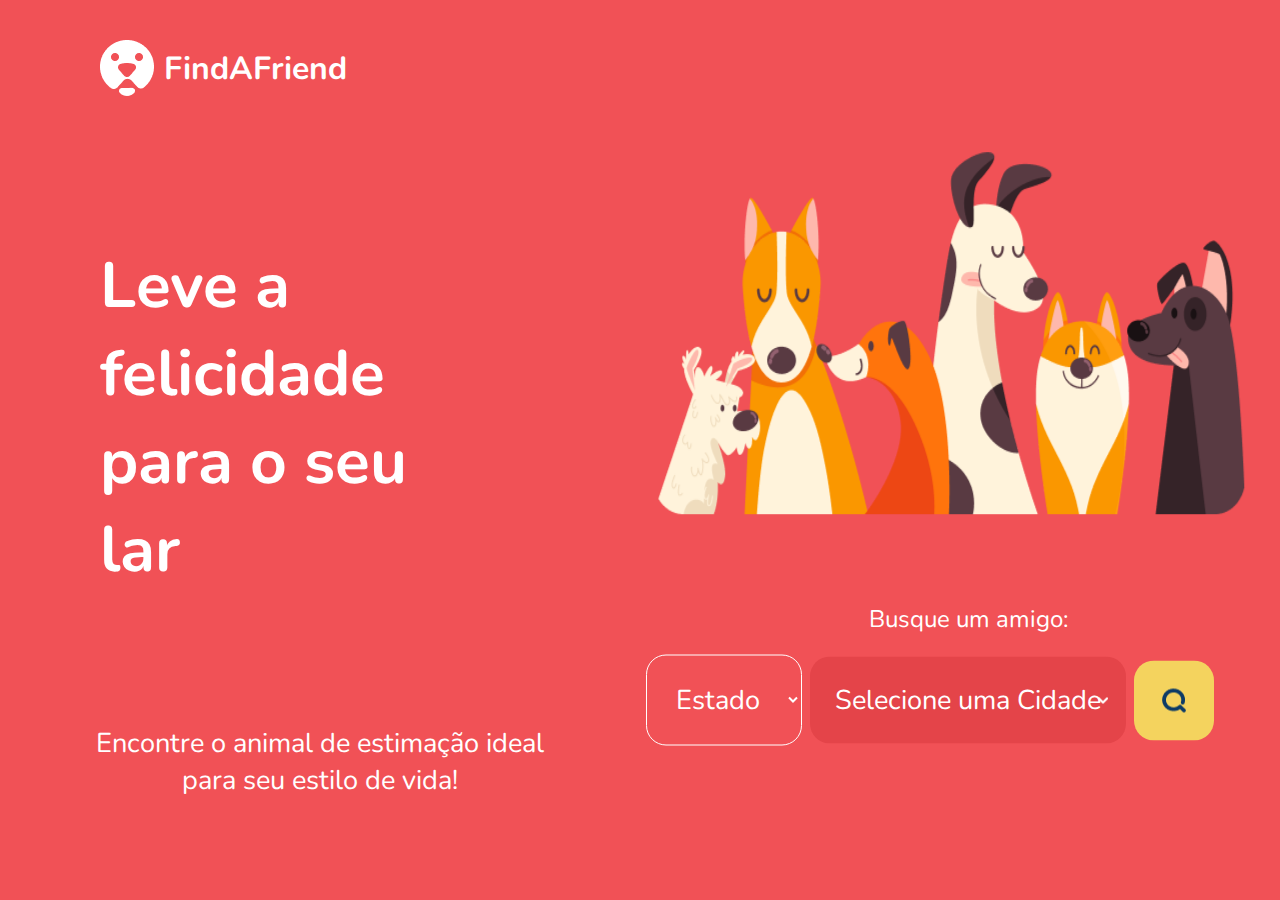
<file: index.html>
<!DOCTYPE html>
<html lang="pt-br">
<head>
    <meta charset="UTF-8">
    <meta http-equiv="X-UA-Compatible" content="IE=edge">
    <meta name="viewport" content="width=device-width, initial-scale=1.0">
    <link rel="stylesheet" href="style.css">
    <link rel="preconnect" href="https://fonts.googleapis.com">
    <link rel="preconnect" href="https://fonts.gstatic.com" crossorigin>
    <link href="https://fonts.googleapis.com/css2?family=Nunito:wght@600&display=swap" rel="stylesheet">
    <link rel="stylesheet" href="https://cdnjs.cloudflare.com/ajax/libs/font-awesome/6.4.0/css/all.min.css" integrity="sha512-iecdLmaskl7CVkqkXNQ/ZH/XLlvWZOJyj7Yy7tcenmpD1ypASozpmT/E0iPtmFIB46ZmdtAc9eNBvH0H/ZpiBw==" crossorigin="anonymous" referrerpolicy="no-referrer" />
    <link rel="shortcut icon" href="imagens/Doge.png" type="image/x-icon">
    <title>Inicio - FindAFriend</title>
</head>
<body>
    <header>
        <h1>FindAFriend</h1>
        <img src="imagens/Doge.png" alt="logo">
    </header>
    <main>
        <div class="buscaramigo">
            <p>Busque um amigo:</p>
        </div>
        <div class="cidades">
            <select id="sigla" name="estado">
                <option selected value="--">Estado</option>
                <option value="AC">AC</option>
                <option value="AL">AL</option>
                <option value="AP">AP</option>
                <option value="AM">AM</option>
                <option value="BA">BA</option>
                <option value="CE">CE</option>
                <option value="DF">DF</option>
                <option value="ES">ES</option>
                <option value="GO">GO</option>
                <option value="MA">MA</option>
                <option value="MT">MT</option>
                <option value="MS">MS</option>
                <option value="MG">MG</option>
                <option value="PA">PA</option>
                <option value="PB">PB</option>
                <option value="PR">PR</option>
                <option value="PE">PE</option>
                <option value="PI">PI</option>
                <option value="RJ">RJ</option>
                <option value="RN">RN</option>
                <option value="RS">RS</option>
                <option value="RO">RO</option>
                <option value="RR">RR</option>
                <option value="SC">SC</option>
                <option value="SP">SP</option>
                <option value="SE">SE</option>
                <option value="TO">TO</option>
              </select>
              <select id="cidade" name="estado">
                <option selected value="cidade">Selecione uma Cidade</option>
              </select>
              <a href="Login.html"><button id="buscar"></button></a>
        </div>
        <div class="imagens_e_textos">
            <img src="imagens/OBJECTS.png" alt="cachorros">
            <h2>Leve a felicidade para o seu lar</h2>
        </div>
        <div class="subtitulo">
            <p>Encontre o animal de estimação ideal <br> para seu estilo de vida!</p>
        </div>
    </main>
    <script src="main.js"></script>
</body>
</html>
</file>
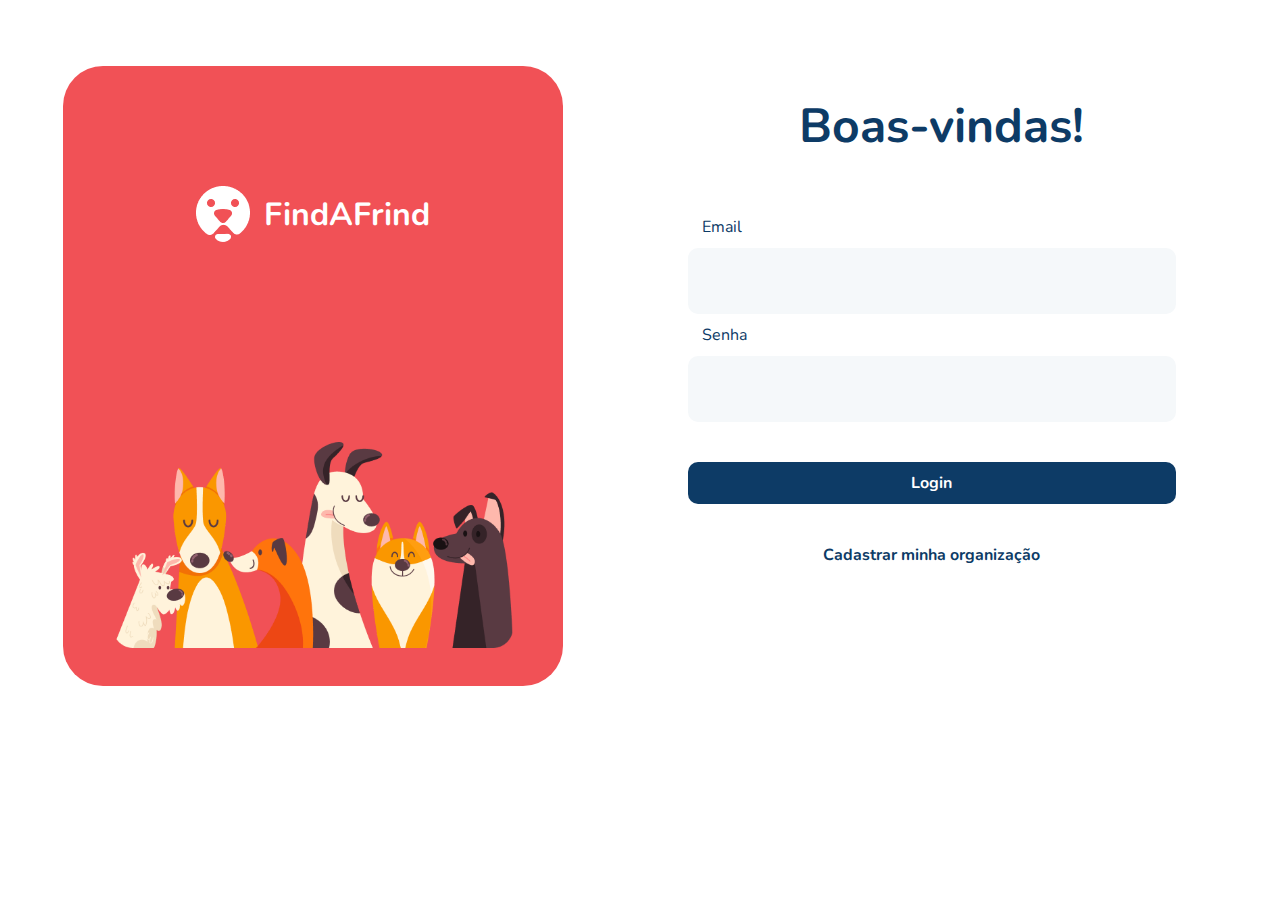
<file: Login.html>
<!DOCTYPE html>
<html lang="pt-br">
<head>
    <meta charset="UTF-8">
    <meta http-equiv="X-UA-Compatible" content="IE=edge">
    <meta name="viewport" content="width=device-width, initial-scale=1.0">
    <link rel="stylesheet" href="https://cdnjs.cloudflare.com/ajax/libs/font-awesome/6.4.0/css/all.min.css" integrity="sha512-iecdLmaskl7CVkqkXNQ/ZH/XLlvWZOJyj7Yy7tcenmpD1ypASozpmT/E0iPtmFIB46ZmdtAc9eNBvH0H/ZpiBw==" crossorigin="anonymous" referrerpolicy="no-referrer" />
    <link rel="preconnect" href="https://fonts.googleapis.com">
    <link rel="preconnect" href="https://fonts.gstatic.com" crossorigin>
    <link href="https://fonts.googleapis.com/css2?family=Nunito:wght@600&display=swap" rel="stylesheet">
    <link rel="stylesheet" href="stylelogin.css">
    <title>FindAFrind - Login</title>
</head>
<body>
    <header>
        <h1>Boas-vindas!</h1>
    </header>
    <main>
        <section class="imagem">
            <div class="name">
                <img id="logo" src="imagens/Doge.png" alt="logo">
                <h1>FindAFrind</h1>
            </div>
            <img id="cachorro" src="imagens/OBJECTS.png" alt="">
        </section>
        <section class="sessao-login">
            <form class="formulario" autocomplete="off">
                <p id="pemail">Email</p>
                    <div>
                        <label for="Email"></label>
                        <input type="email" name="email" id="email">
                    </div>
                <p>Senha</p>
                    <div>
                        <label for="senha"></label>
                        <input type="password" name="senha" id="senha">
                        <i id="eye" class="fa-sharp fa-regular fa-eye-slash"></i>
                    </div>
                    <div>
                        <a id="botao" href="Perfil.html">Login</a>
                    </div>
            </form>
            <div class="btn">
                <a  href="cadastrar.html">Cadastrar minha organização</a>
            </div>
        </section>
    </main>
    <script src="script.js"></script>
</body>
</html>
</file>
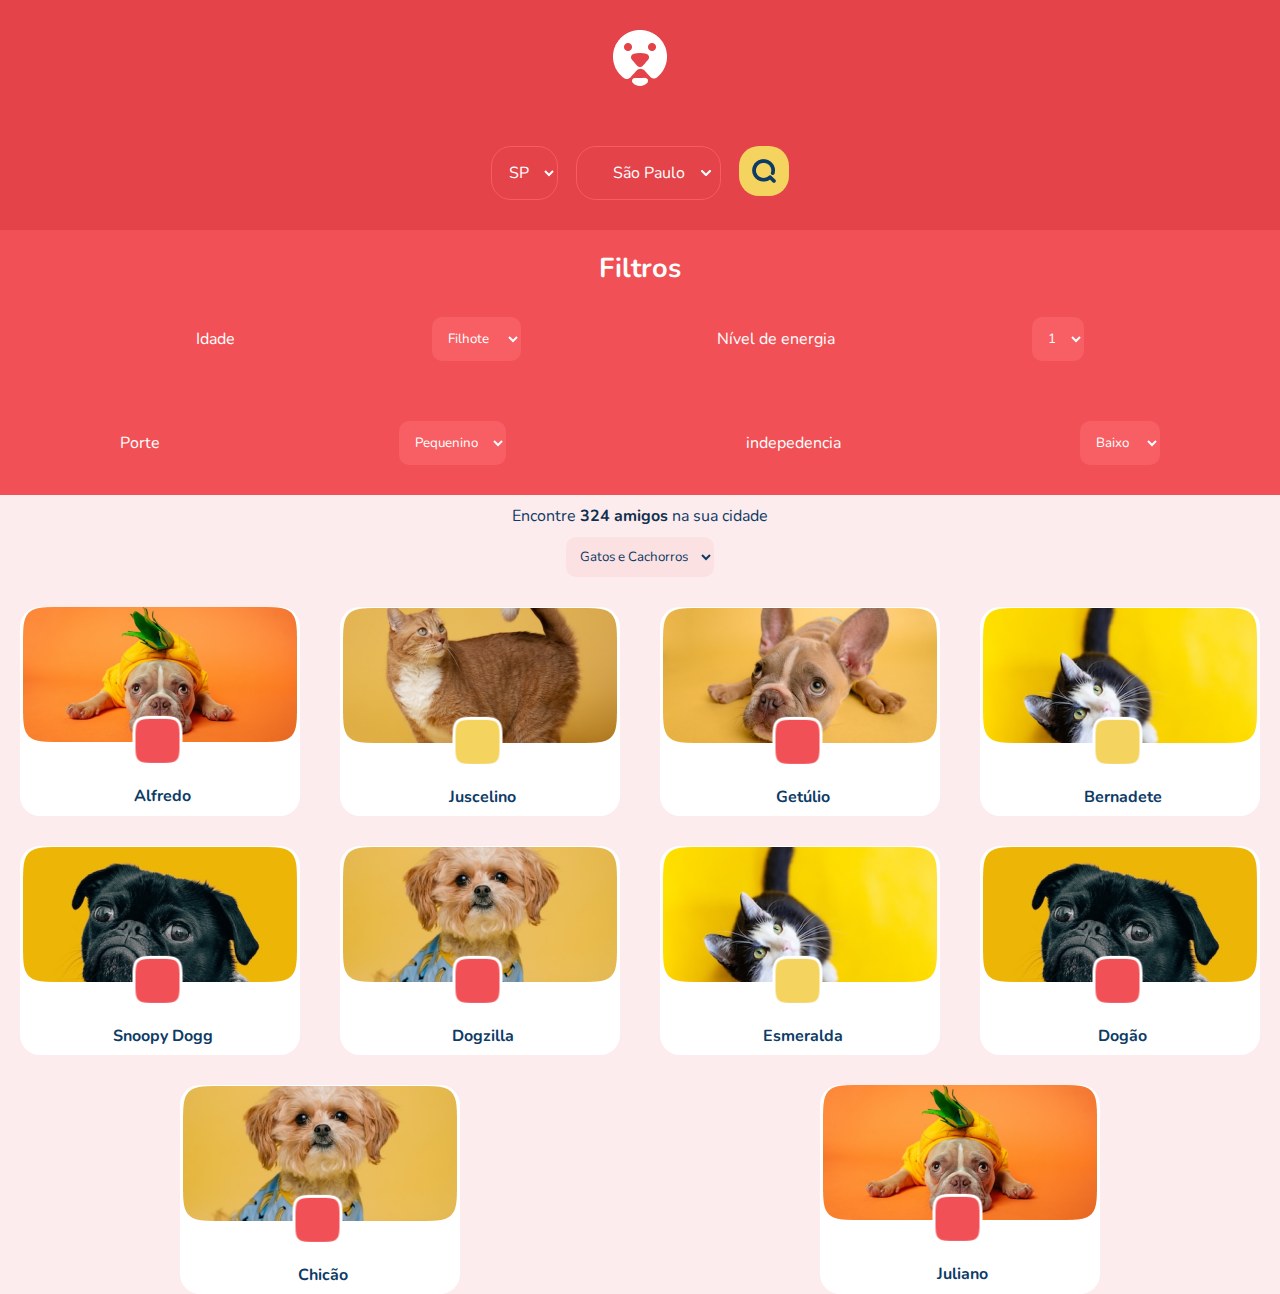
<file: Perfil.html>
<!DOCTYPE html>
<html lang="pt-br">
<head>
    <meta charset="UTF-8">
    <meta http-equiv="X-UA-Compatible" content="IE=edge">
    <meta name="viewport" content="width=device-width, initial-scale=1.0">
    <link rel="stylesheet" href="paginainicial.css">
    <link rel="stylesheet" href="https://cdnjs.cloudflare.com/ajax/libs/font-awesome/6.4.0/css/all.min.css" integrity="sha512-iecdLmaskl7CVkqkXNQ/ZH/XLlvWZOJyj7Yy7tcenmpD1ypASozpmT/E0iPtmFIB46ZmdtAc9eNBvH0H/ZpiBw==" crossorigin="anonymous" referrerpolicy="no-referrer" />
    <link rel="preconnect" href="https://fonts.googleapis.com">
    <link rel="preconnect" href="https://fonts.gstatic.com" crossorigin>
    <link href="https://fonts.googleapis.com/css2?family=Nunito:wght@600&display=swap" rel="stylesheet">
    <title>Find A Friend</title>
</head>
<body>
    <header>
        <img src="imagens/Doge.png" alt="Logo">
        <h1>Encontre seu melhor amigo</h1>
    </header>
    <nav>
        <select id="sigla">
            <option value="AC">AC</option>
            <option value="AL">AL</option>
            <option value="AP">AP</option>
            <option value="AM">AM</option>
            <option value="BA">BA</option>
            <option value="CE">CE</option>
            <option value="DF">DF</option>
            <option value="ES">ES</option>
            <option value="GO">GO</option>
            <option value="MA">MA</option>
            <option value="MT">MT</option>
            <option value="MS">MS</option>
            <option value="MG">MG</option>
            <option value="PA">PA</option>
            <option value="PB">PB</option>
            <option value="PR">PR</option>
            <option value="PE">PE</option>
            <option value="PI">PI</option>
            <option value="RJ">RJ</option>
            <option value="RN">RN</option>
            <option value="RS">RS</option>
            <option value="RO">RO</option>
            <option value="RR">RR</option>
            <option value="SC">SC</option>
            <option selected value="SP">SP</option>
            <option value="SE">SE</option>
            <option value="TO">TO</option>
        </select>
        <select id="cidade">
            <option value="sp">São Paulo</option>
        </select>

        <a href=""><button id="buscar"></button></a>
    </nav>
    <main>
        <section class="opcoes">
            <h1>Filtros</h1>
            <div class="primeiroselect">
                <p>Idade</p>
                <select id="idade">
                    
                    <option value="Filhote">Filhote</option>
                    <option value="adulto">Adulto</option>
                    <option value="Velinho">Velinho</option>
                </select>
                <p>Nível de energia</p>
                <select id="energia">
                    <option value="1">1</option>
                    <option value="2">2</option>
                    <option value="3">3</option>
                    <option value="4">4</option>
                    <option value="5">5</option>
                </select>
            </div>
            <div class="segundoselect">
                <p>Porte</p>
                <select id="tamanho">
                    <option value="Pequenino">Pequenino</option>
                    <option value="Médio">Médio</option>
                    <option value="Grandão">Grandão</option>
                </select>
                <p>indepedencia</p>
                <select id="indepedencia">
                    <option value="Baixo">Baixo</option>
                    <option value="Médio">Médio</option>
                    <option value="Alta">Alta</option>a
                </select>
            </div>
        </section>
        <section class="filtros">
            <div class="filtrosdeanimais">
                <p>Encontre <strong>324 amigos</strong> na sua cidade</p>
                <select id="tiposdebicho">
                    <option value="Gatos e Cachorros">Gatos e Cachorros</option>
                    <option value="Passarinhos">Passarinhos</option>
                    <option value="Ratinhos">Ratinhos</option>
                    <option value="outros">Outros</option>
                </select>
            </div>
            <div class="listadebichos">
                <div id="block" class="alfredo">
                    <img id="foto" src="Imagens dos animais/Alfredo.png" alt="Alfredo">
                    <img id="logo" src="Logo dos animais/botao dog.png" alt="Logocachorro">
                    <p id="nome" >Alfredo</p>
                </div>
                <div id="block" class="juscelino">
                    <img id="foto" src="Imagens dos animais/Juscelino.png" alt="Juscelino">
                    <img id="logo" src="Logo dos animais/Logo dos gatos.png" alt="Logogato">
                    <p id="nome" >Juscelino</p>
                </div>
                <div id="block" class="Getúlio">
                    <img id="foto" src="Imagens dos animais/Getulio.png" alt="Getulio">
                    <img id="logo" src="Logo dos animais/botao dog.png" alt="Logocachorro">
                    <p id="nome" >Getúlio</p>
                </div>
                <div id="block" class="Bernadete">
                    <img id="foto" src="Imagens dos animais/Bernadete.png" alt="Bernadete">
                    <img id="logo" src="Logo dos animais/Logo dos gatos.png" alt="logogato">
                    <p id="nome">Bernadete</p>
                </div>
                <div id="block" class="snoopy">
                    <img id="foto" src="Imagens dos animais/Snoopy.png" alt="Snoopy">
                    <img id="logo" src="Logo dos animais/botao dog.png" alt="Logocachorro">
                    <p id="nome">Snoopy Dogg</p>
                </div>
                <div id="block" class="Dogzilla">
                    <img id="foto" src="Imagens dos animais/Dogzilla.png" alt="Dogzilla">
                    <img id="logo" src="Logo dos animais/botao dog.png" alt="Logocachorro">
                    <p id="nome" >Dogzilla</p>
                </div>

                <div id="block" class="Esmeralda">
                    <img id="foto" src="Imagens dos animais/Bernadete.png" alt="Bernadete">
                    <img id="logo" src="Logo dos animais/Logo dos gatos.png" alt="logogato">
                    <p id="nome">Esmeralda</p>
                </div>
                <div id="block" class="Dogão">
                    <img id="foto" src="Imagens dos animais/Snoopy.png" alt="Snoopy">
                    <img id="logo" src="Logo dos animais/botao dog.png" alt="Logocachorro">
                    <p id="nome">Dogão</p>
                </div>
                <div id="block" class="Chicão">
                    <img id="foto" src="Imagens dos animais/Dogzilla.png" alt="Dogzilla">
                    <img id="logo" src="Logo dos animais/botao dog.png" alt="Logocachorro">
                    <p id="nome" >Chicão</p>
                </div>

                <div id="block" class="Juliano">
                    <img id="foto" src="Imagens dos animais/Alfredo.png" alt="Alfredo">
                    <img id="logo" src="Logo dos animais/botao dog.png" alt="Logocachorro">
                    <p id="nome" >Juliano</p>
                </div>
            </div>
        </section>
    </main>
    <script src="Perfil.js"></script>
</body>
</html>
</file>
<file: style.css>
@charset "UTF-8";

*{
    margin: 0;
    padding: 0;
    box-sizing: border-box;
    font-family: 'Nunito', sans-serif;
}

body{
    background-color: #F15156;
}

header{
    display: flex;
    align-items: center;
    justify-content: center;
    gap: 10px;
    flex-direction: row-reverse;
    margin-top: 40px;
    padding-bottom: 20px;
}

.buscaramigo{
    position: absolute;
    top: 50%;
    left: 50%;
    transform: translate(-50%,-430%);
}

header h1{
    font-weight: bolder;
    color: white;
}

main img{
    display: block;
    margin: 0 auto;
    width: 392px;
}

main h2{
    color: white;
    margin-top: 10px;
    text-align: center;
    font-size: 1.6em;
}

main p{
    color: white;
    text-align: center;
    margin-top: 5px;
}

.pesquisar{
    display: flex;
    justify-content: space-around;
    align-items: center;
}

button#buscar{
    background: #F4D35E;
    padding: 25px;
    background-repeat: no-repeat;
    background-position: center;
    border-radius: 20px;
    border: none;
    background-image: url("imagens/Procurar.png");

}

.cidades{
    display: flex;
    justify-content: center;
    gap: 8px;
    align-items: center;
    position: absolute;
    top: 45%;
    left: 50%;
    transform: translate(-50%, -50%);
}

.imagens_e_textos {
    position: fixed;
    bottom: 0;
    left: 0;
    width: 100%;
    margin-bottom: 20px;
}

select#sigla{
    border: 1px solid white;
    background: #F15156;
    color: white;
    font-size: 1em;
    padding: 15px;
    border-radius: 20px;
}

select#cidade{
    border: none;
    background: #E44449;
    color: white;
    padding: 15px;
    border-radius: 20px;
    text-align: center;
    appearance: none;
    -webkit-appearance: none;
    background-image: url('imagens/seta.png');
    background-position: 95% center;
    background-repeat: no-repeat;
    text-indent: 0.01px;
    text-overflow: '';
    padding: 15px;
    font-size: 1em;
    border: 1px solid #ccc;
    border-radius: 20px;
    margin: 10px 0;
    border: none;
}

@media screen and (min-width: 1280px) {

    header{
        max-width: 400px;
        display: flex;
        justify-content: left;
        margin-left: 100px;
    }
    .imagens_e_textos{
        position: relative;
        display: flex;
        flex-direction: row-reverse;
        justify-content: space-around;
    }

    .imagens_e_textos h2{
        position: relative;
        top: 50%;
        left: 0%;
        transform: translate(0%, 33%);
        max-width: 400px;
        font-size: 4em;
        font-style: normal;
        margin-left: 100px;
        text-align: left;
        font-style: bold;
    }

    .imagens_e_textos p{
        display: none;
    }
    .imagens_e_textos img{
        position: relative;
        top: 50%;
        left: 0%;
        transform: translate(10%, 10%);
        width: 592px;
    }

    .subtitulo{
        position: absolute;
        top: 80%;
        left: 7.5%;
    }

    .subtitulo p{
        font-size: 1.7em;
    }

    .cidades{
        margin-top: 280px;
        margin-left: 290px;
    }

    select#sigla{
        margin-top: 30px;
        padding: 25px;
        font-size: 1.7em;
        
    }
    select#cidade{
        margin-top: 40px;
        padding: 25px;
        font-size: 1.7em;
    }

    button#buscar{
        margin-top: 30px;
        padding: 40px;
    }

    button#buscar:hover{
        cursor: pointer;
    }



    .buscaramigo p{
        position: relative;
        top: 50%;
        left: 50%;
        transform: translate(115%, 960%);
        font-size: 1.5em;
    }
    ::-webkit-scrollbar{
        display: none;
    }
    @media screen and (min-width: 1920px){
        .imagens_e_textos h2{
            margin-top: 70px;
            font-size: 4em;
        }

        .imagens_e_textos img{
            position: relative;
            top: 28px;
            width: 670px;
        }

        select#sigla{
            margin-top: 170px;
        }

        select#cidade{
            margin-top: 185px;
        }

        button#buscar{
            margin-top: 175px;
        }

        .buscaramigo p{
            padding-top: 5px;
        }
    }
  }
</file>
<file: stylelogin.css>
@charset "UTF-8";

*{
    margin: 0;
    padding: 0;
    box-sizing: border-box;
    font-family: 'Nunito', sans-serif;
}

body{
    
}

header h1{
    font-size: 2.3em;
    max-width: 330px;
    text-align: center;
    margin: 0 auto;
    padding-top: 120px;
    color: #0D3B66;
    font-weight: bolder;
    padding-bottom: 50px;
}

.name h1{
    display: none;
}

.formulario{
    text-align: center;
    display: block;
    max-width: 330px;
    margin: 0 auto;
}

.formulario p {
    color: #0D3B66;
    margin-left: 14px;
}

.formulario input{
    width: 93%;
    border-radius: 10px;
    padding: 10px;
    border: none;
}

.formulario p{
    text-align: left;
}

input#email, input#senha{
    background: #F5F8FA;
    margin: 10px 0px;
}

input#senha{
    position: relative;
}

a#botao{
    margin-top: 30px;
    background: #0D3B66;
    color: #fff;
    width: 300px;
    padding: 10px;
    border-radius: 10px;
    border: none;
}

a#botao:hover{
    background-color: #124e86;
}

.fa-eye-slash{
    position: absolute;
    transform: translate(-164%, 125%);
    cursor: pointer;
    color: #819AB0
}

.fa-eye{
    position: absolute;
    transform: translate(-164%, 125%);
    cursor: pointer;
    color: #819AB0
}

.btn{
    max-width: 330px;
    margin: 0 auto;
    width: 330px
}

a{
    text-decoration: none;
    font-weight: bolder;
    color: #0D3B66;
    padding: 10px;
    border-radius: 10px;
    margin: 0 auto;
    display: block;
    margin-top: 30px;
    text-align: center;
}

img{
    display: none;
}

@media screen and (min-width: 1280px) {

    main{
        display: flex;
        justify-content: space-around;
    }

    .formulario{
        margin-top: 150px;
        width: 500px;
    }

    .formulario input{
        font-size: 1.2em;
        padding: 20px;
        width: 488px;
    }

    .sessao-login{
        margin-right: 200px;
    }

    input#botao{
        width: 488px;
    }

    input#botao:hover{
        background-color: #124b80;
        cursor: pointer;
    }

    a{
        width: 488px;
    }

    a:hover{
        background-color: #e2e5e7;
    }

    .fa-eye-slash{
        position: absolute;
        transform:  translate(1100%, -280%);
        font-size: 1.2em;
        color: #819AB0
    }

    .fa-eye{
        position: absolute;
        transform:  translate(1230%, -280%);
        font-size: 1.2em;
        color: #819AB0
    }
    header h1{
        padding: 0;
        position: relative;
        left: 21%;
        transform: translate(10%,93px);
        font-size: 3em;
    }

    img#cachorro{
        display: block;
        width: 400px;
        margin-top: 200px;
        margin-left: 50px;
    }

    img#logo{
        display: block;
        padding-top: 120px;
    }
    .imagem{
        width: 500px;
        height: 620px;
        border-radius: 40px;
        background-color: #F15156;
    }

    .name{
        display: flex;
        justify-content: center;
        align-items: center;
        gap: 14px;
    }

    .name h1{
        display: block;
        font-size: 2em;
        color: white;
        padding-top: 120px;
    }

    a#botao{
        width: 488px;
    }

    @media screen and (min-width: 1920px) {
        header h1{
            position: relative;
            left: 26%;
            margin-top: 100px;
        }

        .imagem{
            width: 700px;
            height: 750px;
            position: relative;
            transform: translate(0%, -15%);
        }

        .name h1{
            font-size: 3em;
        }

        img#klogo{
            width: 200px;
        }

        img#cachorro{
            width: 630px;
            position: relative;
            transform: translate(-3%, 0%);
        }

        .fa-eye{
            position: absolute;
            transform: translate(1230%, -280%);
            font-size: 1.2em;
            color: #819AB0
        }

        .fa-eye-slash{
            position: absolute;
            transform:  translate(1096%, -282%);
        }

        a#botao{
            width: 488px;
        }

        a#botao:hover{
            background-color: #124e86;
        }
    }
}
</file>
<file: paginainicial.css>
@charset "UTF-8";

*{
    margin: 0;
    padding: 0;
    box-sizing: border-box;
    font-family: 'nunito';
}

body{
    overflow-x: hidden;
}

header{
    background: #E44449;
    display: flex;
    justify-content: center;
    padding: 30px;
    width: 100%;
}

header h1{
    display: none;
}
nav{
    display: flex;
    justify-content: center;
    gap: 18px;
    background: #E44449;
    padding: 30px 0px;
}

select#sigla{
    background: #E44449;
    border: 1px solid #ff595f;
    color: white;
    font-size: 1em;
    text-indent:13px ;
    border-radius: 20px;
    width: 67px;
}

select#cidade{
    border: none;
    background: #E44449;
    border: 1px solid #ff595f;
    color: white;
    padding: 15px;
    border-radius: 20px;
    text-align: center;
    appearance: none;
    -webkit-appearance: none;
    background-image: url('imagens/seta.png');
    background-position: 95% center;
    background-repeat: no-repeat;
    text-indent: 0.01px;
    text-overflow: '';
    padding:15px;
    font-size: 1em;
    border-radius: 20px;
    width: 145px;
}

button#buscar{
    background: #F4D35E;
    padding: 25px;
    background-repeat: no-repeat;
    background-position: center;
    border-radius: 20px;
    border: none;
    background-image: url("imagens/Procurar.png");
}

.opcoes{
    background: #F15156;
    color: white;
}

.opcoes select{
    background: #F75F64;
    color: white;
    border: none;
    padding: 12px;
    border-radius: 10px;
}

.opcoes h1{
    text-align: center;
    padding-top: 20px;
    font-size: 1.7em;
}

.primeiroselect{
    display: flex;
    justify-content: space-evenly;
    align-items: center;
    padding: 30px 0px;
}

.segundoselect{
    display: flex;
    justify-content: space-around;
    align-items: center;
    padding: 30px 0px;

}
.filtrosdeanimais{
    width: 100%;
}

.filtrosdeanimais p{
    text-align: center;
    color: #0D3B66;
    padding: 10px 0px;
}

.filtrosdeanimais p strong{
    color: #0f304e;
}

.filtrosdeanimais select{
    display: block;
    margin: 0 auto;
    padding: 0px 0px;
    background: #FBE1E2;
    color: #0D3B66;
    border: none;
    padding: 10px;
    border-radius: 10px;
}
.filtros{
    background: #FDECED;
}


img#foto{
    margin-left: 3px;
}

p#nome{
    text-align: center;
    color: #0D3B66;
    font-weight: bolder;
    position: relative;
    transform: translate(1%, -90%);
}

img#logo{
    position: relative;
    transform: translate(225%, -65%);
}

div#block{
    width: 280px;
    height: 209px;
    background: #fff;
    margin: 0 auto;
    margin-top: 30px;
    border-radius: 20px;
    cursor: pointer;
}

.listadebichos{
    display: flex;
    flex-wrap: wrap;
}

    /* Estilizando a barra de rolagem vertical */
    ::-webkit-scrollbar {
        width: 10px;
        background-color: #F15156;
        color:#F15156 ;
      }
      
      ::-webkit-scrollbar-track {
        background: #FDECED;
      }
      
      ::-webkit-scrollbar-thumb {
        background-color: #F15156;
      }
      
      ::-webkit-scrollbar-thumb:hover {
        background: #555;
      }

@media screen and (min-width: 1283px) {

    body{
        background: #FDECED;
    }
    header{
        display: flex;
        justify-content: left;
        padding-left: 50px;
        width: 380px;
    }

    header h1{
        display: block;
        position: absolute;
        left: 50%;
        color: #0D3B66;
        font-weight: bolder;
    }

    main{
        display: flex;
    }

    nav{
        display: flex;
        justify-content: left;
        width: 380px;
        padding-left: 50px;
    }

    .opcoes{
        width:380px ;
        display: flex;
        flex-direction: column;;
        height: 60vw;
    }

    .opcoes h1{
        font-size: 1.3em;
        max-width: 300px;
        margin-left: 40px;
        text-align: left;
    }

    .opcoes p {
        text-align: left;
        max-width: 300px;
        padding: 15px 0px;
        margin: 0;
    }

    .primeiroselect{
        display: flex;
        flex-direction: column;
        margin-right: 74px;
        max-width: 300px;
        margin-left: 40px;
        padding: 0;
    }


    .primeiroselect select{
        width: 270px;
    }

    .segundoselect{
        display: flex;
        flex-direction: column;
        margin-right: 30px;
        padding: 0;
    }
    
    .segundoselect select{
        width: 270px;
    }

    .listadebichos{
        display: flex;
        flex-wrap: wrap;
        margin-left: 20px;
    }

    .filtros{
        margin-left: 15px;
        margin: 0;
    }

    .filtrosdeanimais{
        display: flex;
        justify-content: space-between;
        margin-left: 23px;
        position: relative;
        gap: 45%;
        left: 1%;
    }

    button#buscar{
        cursor: pointer;
    }
}
</file>
